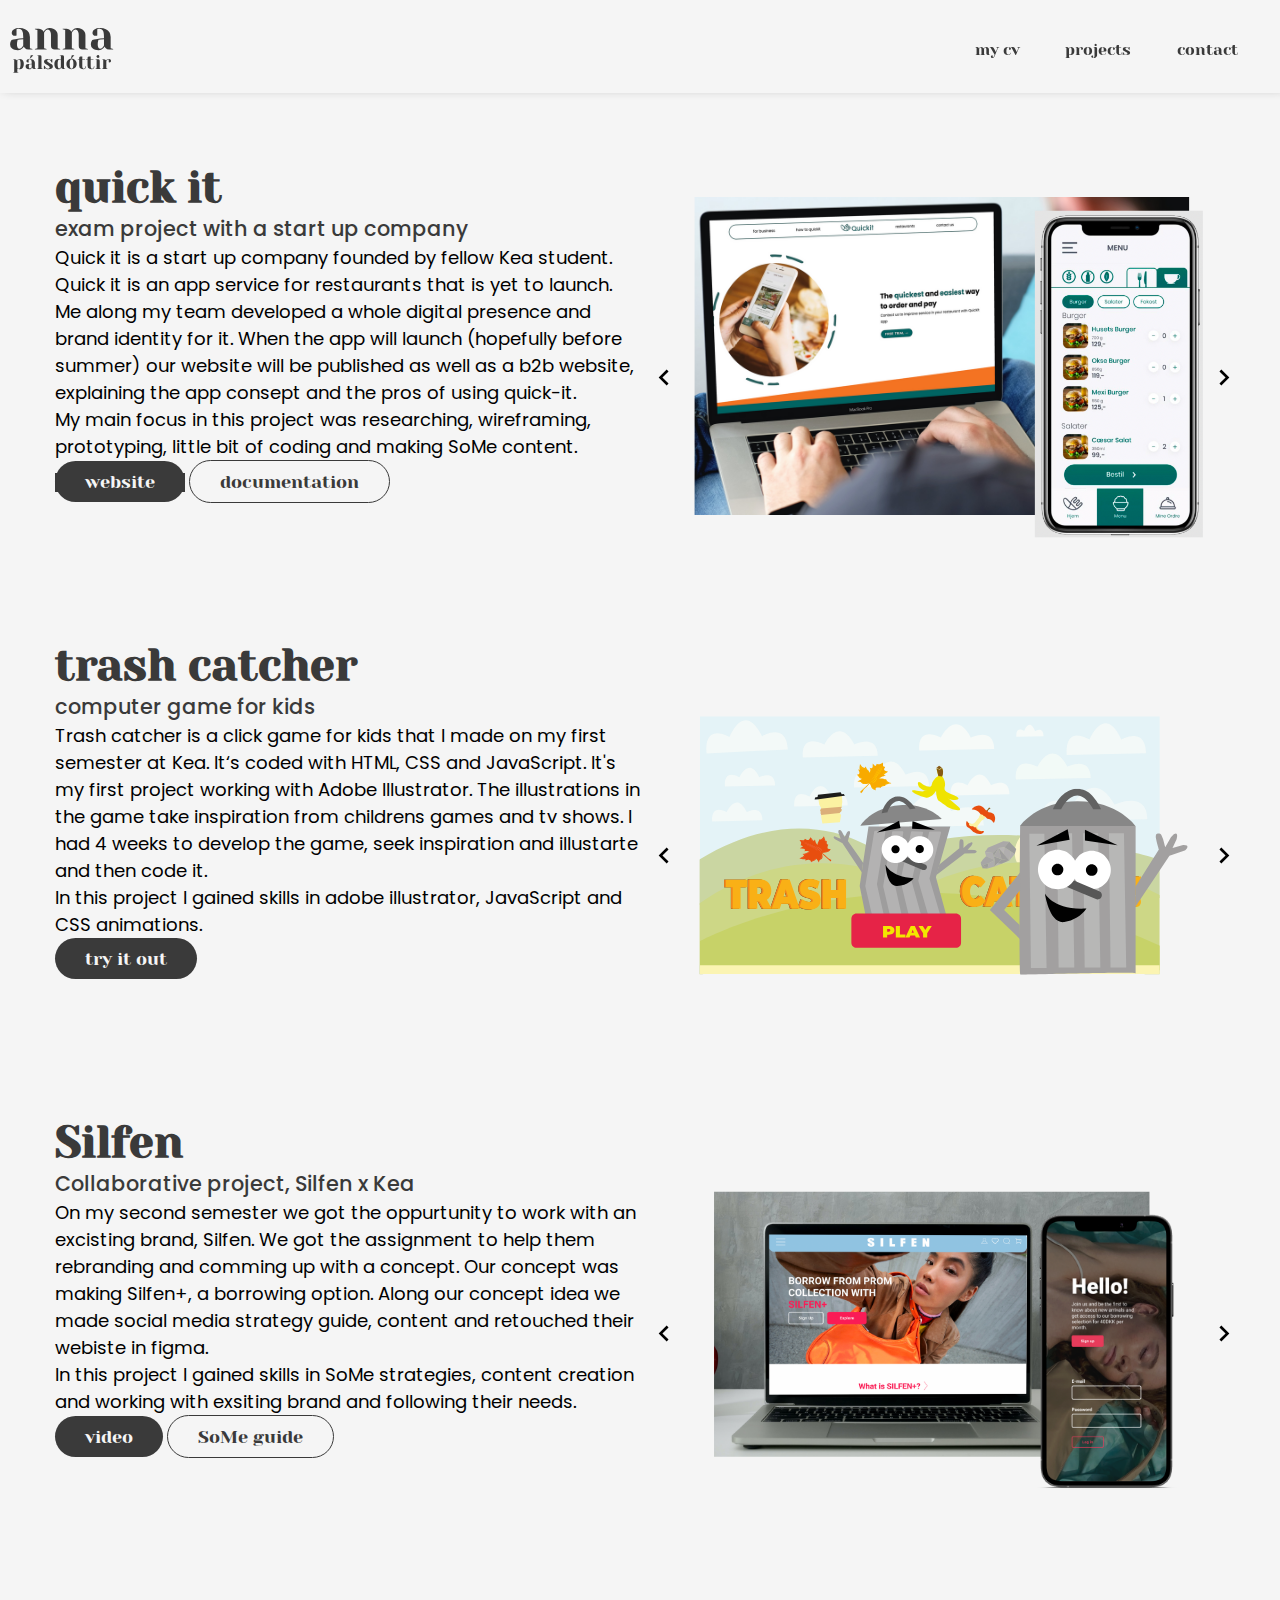
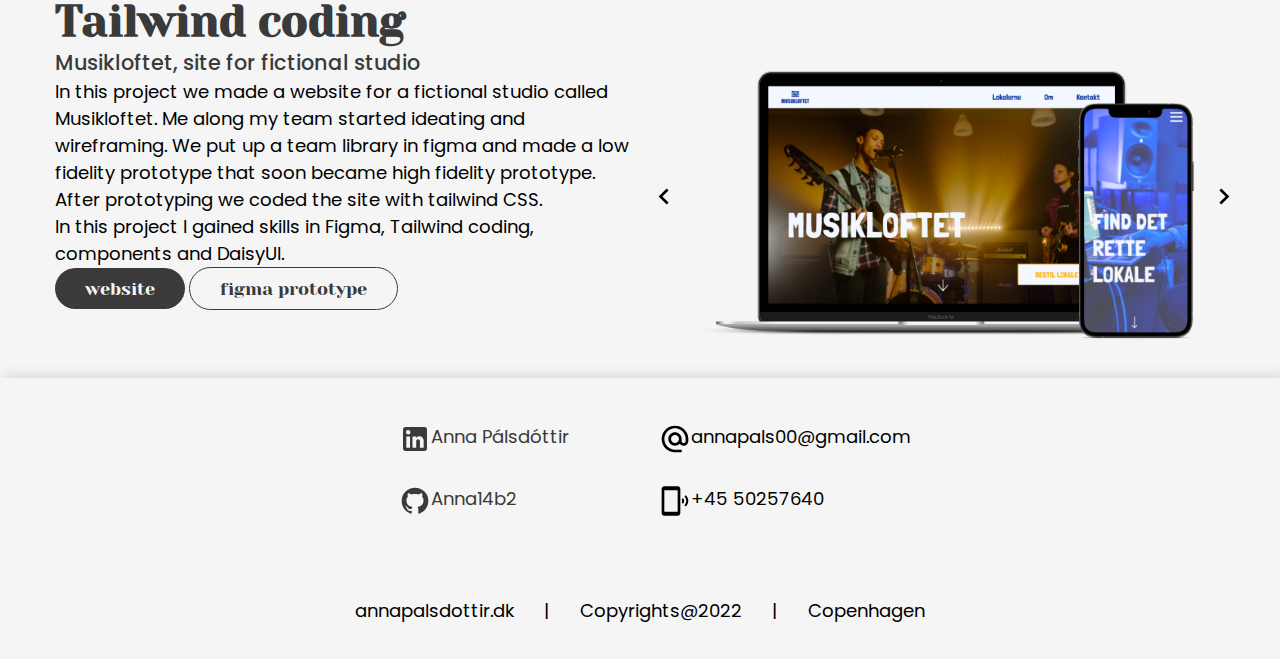
<file: projects.html>
<!DOCTYPE html>
<html lang="en">
  <head>
    <meta charset="UTF-8" />
    <meta http-equiv="X-UA-Compatible" content="IE=edge" />
    <meta name="viewport" content="width=device-width, initial-scale=1.0" />
    <title>my projects</title>
    <link rel="stylesheet" href="style.css" />
    <link rel="preconnect" href="https://fonts.googleapis.com" />
    <link rel="preconnect" href="https://fonts.gstatic.com" crossorigin />
    <link
      href="https://fonts.googleapis.com/css2?family=Poppins&family=Yeseva+One&display=swap"
      rel="stylesheet"
    />
    <link rel="icon" type="image/x-icon" href="img/favicon.svg" />
  </head>
  <body>
    <header class="nav_bar">
      <figure class="logo">
        <a href="index.html"
          ><img class="logo" src="img/anna-logo.svg" alt="Logo"
        /></a>
      </figure>

      <nav class="navigation">
        <ul>
          <a href="cv.html"><li>my cv</li></a>
          <a href="projects.html"><li>projects</li></a>
          <a href="index.html#footer"><li>contact</li></a>
        </ul>
        <!-- BURGER MENU -->
        <button type="button" class="burger" id="menu-btn" name>
          <span class="burger-top"></span>
          <span class="burger-middle"></span>
          <span class="burger-bottom"></span>
        </button>
      </nav>

      <!-- MOBILE MENU  -->
      <div class="mobile-menu hidden" id="menu">
        <ul>
          <a href="cv.html"><li>my cv</li></a>
          <a href="projects.html"><li>projects</li></a>
          <a href="index.html#footer"><li>contact</li></a>
        </ul>
      </div>
    </header>

    <main class="projects_main">
      <section id="project2" class="project2 projects">
        <article>
          <h2>quick it</h2>
          <h3 class="plg">exam project with a start up company</h3>
          <p>
            Quick it is a start up company founded by fellow Kea student. Quick
            it is an app service for restaurants that is yet to launch. Me along
            my team developed a whole digital presence and brand identity for
            it. When the app will launch (hopefully before summer) our website
            will be published as well as a b2b website, explaining the app
            consept and the pros of using quick-it.
          </p>
          <p>
            My main focus in this project was researching, wireframing,
            prototyping, little bit of coding and making SoMe content.
          </p>
          <div>
            <a class="neutral" href="https://anna-palsdottir.dk/kea/quick-it/"
              ><button class="btn neutral">website</button></a
            >
            <a href="https://anna-palsdottir.dk/kea/quick-it/quick-it/Exam.pdf">
              <button class="btn inverted">documentation</button>
            </a>
          </div>
        </article>
        <div class="carusel2">
          <button class="carusel_button2 prev2">
            <svg
              xmlns="http://www.w3.org/2000/svg"
              xmlns:xlink="http://www.w3.org/1999/xlink"
              aria-hidden="true"
              role="img"
              class="iconify iconify--ic"
              width="32"
              height="32"
              preserveAspectRatio="xMidYMid meet"
              viewBox="0 0 24 24"
            >
              <path
                fill="currentColor"
                d="M15.41 16.59L10.83 12l4.58-4.59L14 6l-6 6l6 6l1.41-1.41z"
              ></path>
            </svg>
          </button>
          <div class="carusel_track_container2">
            <ul class="carusel_tracker2">
              <li class="carusel_slide2 current_slide2">
                <img class="carusel_img2" src="img/quick.svg" alt="" />
              </li>
              <li class="carusel_slide2">
                <img class="carusel_img2" src="img/quickit-social.svg" alt="" />
              </li>
              <li class="carusel_slide2">
                <img
                  class="carusel_img2"
                  src="img/quickit-styletile.svg"
                  alt=""
                />
              </li>
            </ul>
          </div>
          <button class="carusel_button2 next2">
            <svg
              xmlns="http://www.w3.org/2000/svg"
              xmlns:xlink="http://www.w3.org/1999/xlink"
              aria-hidden="true"
              role="img"
              class="iconify iconify--ic"
              width="32"
              height="32"
              preserveAspectRatio="xMidYMid meet"
              viewBox="0 0 24 24"
            >
              <path
                fill="currentColor"
                d="M8.59 16.59L13.17 12L8.59 7.41L10 6l6 6l-6 6l-1.41-1.41z"
              ></path>
            </svg>
          </button>
        </div>
      </section>

      <section id="project1" class="project1 projects">
        <article>
          <h2>trash catcher</h2>
          <h3 class="plg">computer game for kids</h3>
          <p>
            Trash catcher is a click game for kids that I made on my first
            semester at Kea. It‘s coded with HTML, CSS and JavaScript. It's my
            first project working with Adobe Illustrator. The illustrations in
            the game take inspiration from childrens games and tv shows. I had 4
            weeks to develop the game, seek inspiration and illustarte and then
            code it.
          </p>
          <p>
            In this project I gained skills in adobe illustrator, JavaScript and
            CSS animations.
          </p>
          <div>
            <a href="https://anna-palsdottir.dk/kea/04_animation/spil_updated/"
              ><button class="btn neutral">try it out</button></a
            >
          </div>
        </article>

        <div class="carusel">
          <button class="carusel_button prev">
            <svg
              xmlns="http://www.w3.org/2000/svg"
              xmlns:xlink="http://www.w3.org/1999/xlink"
              aria-hidden="true"
              role="img"
              class="iconify iconify--ic"
              width="32"
              height="32"
              preserveAspectRatio="xMidYMid meet"
              viewBox="0 0 24 24"
            >
              <path
                fill="currentColor"
                d="M15.41 16.59L10.83 12l4.58-4.59L14 6l-6 6l6 6l1.41-1.41z"
              ></path>
            </svg>
          </button>
          <div class="carusel_track_container">
            <ul class="carusel_tracker">
              <li class="carusel_slide current_slide">
                <img class="carusel_img" src="img/TRASH.svg" alt="" />
              </li>
              <li class="carusel_slide">
                <img class="carusel_img" src="img/trash-drawings.svg" alt="" />
              </li>
              <li class="carusel_slide">
                <img class="carusel_img" src="img/statemachine.svg" alt="" />
              </li>
            </ul>
          </div>
          <button class="carusel_button next">
            <svg
              xmlns="http://www.w3.org/2000/svg"
              xmlns:xlink="http://www.w3.org/1999/xlink"
              aria-hidden="true"
              role="img"
              class="iconify iconify--ic"
              width="32"
              height="32"
              preserveAspectRatio="xMidYMid meet"
              viewBox="0 0 24 24"
            >
              <path
                fill="currentColor"
                d="M8.59 16.59L13.17 12L8.59 7.41L10 6l6 6l-6 6l-1.41-1.41z"
              ></path>
            </svg>
          </button>
        </div>
      </section>
      <section id="project4" class="project4 projects">
        <article>
          <h2>Silfen</h2>
          <h3 class="plg">Collaborative project, Silfen x Kea</h3>
          <p>
            On my second semester we got the oppurtunity to work with an
            excisting brand, Silfen. We got the assignment to help them
            rebranding and comming up with a concept. Our concept was making
            Silfen+, a borrowing option. Along our concept idea we made social
            media strategy guide, content and retouched their webiste in figma.
          </p>
          <p>
            In this project I gained skills in SoMe strategies, content creation
            and working with exsiting brand and following their needs.
          </p>
          <div>
            <a href="https://www.youtube.com/watch?v=YvvyUtU5oOM">
              <button class="btn neutral">video</button>
            </a>
            <a
              href="https://anna-palsdottir.dk/kea/annapalsdottir/socialmediaguide_silfen.pdf"
            >
              <button class="btn inverted">SoMe guide</button>
            </a>
          </div>
        </article>
        <div class="carusel4">
          <button class="carusel_button4 prev4">
            <svg
              xmlns="http://www.w3.org/2000/svg"
              xmlns:xlink="http://www.w3.org/1999/xlink"
              aria-hidden="true"
              role="img"
              class="iconify iconify--ic"
              width="32"
              height="32"
              preserveAspectRatio="xMidYMid meet"
              viewBox="0 0 24 24"
            >
              <path
                fill="currentColor"
                d="M15.41 16.59L10.83 12l4.58-4.59L14 6l-6 6l6 6l1.41-1.41z"
              ></path>
            </svg>
          </button>
          <div class="carusel_track_container4">
            <ul class="carusel_tracker4">
              <li class="carusel_slide4 current_slide4">
                <img class="carusel_img4" src="img/silfen.svg" alt="" />
              </li>
              <li class="carusel_slide4">
                <img class="carusel_img4" src="img/mock-silfen.svg" alt="" />
              </li>
              <li class="carusel_slide4">
                <img class="carusel_img4" src="img/silfen-social.svg" alt="" />
              </li>
            </ul>
          </div>
          <button class="carusel_button4 next4">
            <svg
              xmlns="http://www.w3.org/2000/svg"
              xmlns:xlink="http://www.w3.org/1999/xlink"
              aria-hidden="true"
              role="img"
              class="iconify iconify--ic"
              width="32"
              height="32"
              preserveAspectRatio="xMidYMid meet"
              viewBox="0 0 24 24"
            >
              <path
                fill="currentColor"
                d="M8.59 16.59L13.17 12L8.59 7.41L10 6l6 6l-6 6l-1.41-1.41z"
              ></path>
            </svg>
          </button>
        </div>
      </section>

      <section id="project3" class="project3 projects">
        <article>
          <h2>Tailwind coding</h2>
          <h3 class="plg">Musikloftet, site for fictional studio</h3>
          <p>
            In this project we made a website for a fictional studio called
            Musikloftet. Me along my team started ideating and wireframing. We
            put up a team library in figma and made a low fidelity prototype
            that soon became high fidelity prototype. After prototyping we coded
            the site with tailwind CSS.
          </p>
          <p>
            In this project I gained skills in Figma, Tailwind coding,
            components and DaisyUI.
          </p>
          <div>
            <a
              href="https://musikloftet2-0.netlify.app/?fbclid=IwAR3yU2-rPTIQxx4F2RtQe_kbu8ObzQidSMPxuPmPcPRXKG2jZHHN1iciCMA"
            >
              <button class="btn neutral">website</button>
            </a>
            <a
              href="https://www.figma.com/proto/qoc7ApfY3CrhQ4LHyjMVpl/Musikloftet?page-id=0%3A1&node-id=149%3A646&viewport=271%2C48%2C0.18&scaling=min-zoom&starting-point-node-id=87%3A1579"
            >
              <button class="btn inverted">figma prototype</button>
            </a>
          </div>
        </article>
        <div class="carusel3">
          <button class="carusel_button3 prev3">
            <svg
              xmlns="http://www.w3.org/2000/svg"
              xmlns:xlink="http://www.w3.org/1999/xlink"
              aria-hidden="true"
              role="img"
              class="iconify iconify--ic"
              width="32"
              height="32"
              preserveAspectRatio="xMidYMid meet"
              viewBox="0 0 24 24"
            >
              <path
                fill="currentColor"
                d="M15.41 16.59L10.83 12l4.58-4.59L14 6l-6 6l6 6l1.41-1.41z"
              ></path>
            </svg>
          </button>
          <div class="carusel_track_container3">
            <ul class="carusel_tracker3">
              <li class="carusel_slide3 current_slide3">
                <img class="carusel_img3" src="img/tailwind-fron.svg" alt="" />
              </li>
              <li class="carusel_slide3">
                <img class="carusel_img3" src="img/tailwind-wire.svg" alt="" />
              </li>
              <li class="carusel_slide3">
                <img class="carusel_img3" src="img/tailwind-style.svg" alt="" />
              </li>
            </ul>
          </div>
          <button class="carusel_button3 next3">
            <svg
              xmlns="http://www.w3.org/2000/svg"
              xmlns:xlink="http://www.w3.org/1999/xlink"
              aria-hidden="true"
              role="img"
              class="iconify iconify--ic"
              width="32"
              height="32"
              preserveAspectRatio="xMidYMid meet"
              viewBox="0 0 24 24"
            >
              <path
                fill="currentColor"
                d="M8.59 16.59L13.17 12L8.59 7.41L10 6l6 6l-6 6l-1.41-1.41z"
              ></path>
            </svg>
          </button>
        </div>
      </section>
    </main>
    <footer id="footer">
      <div class="contact">
        <div>
          <div class="item">
            <a href="https://www.linkedin.com/in/anna-palsdottir-754835205/"
              ><svg
                xmlns="http://www.w3.org/2000/svg"
                xmlns:xlink="http://www.w3.org/1999/xlink"
                aria-hidden="true"
                role="img"
                class="iconify iconify--mdi"
                width="32"
                height="32"
                preserveAspectRatio="xMidYMid meet"
                viewBox="0 0 24 24"
              >
                <path
                  fill="#3a3a3a"
                  d="M19 3a2 2 0 0 1 2 2v14a2 2 0 0 1-2 2H5a2 2 0 0 1-2-2V5a2 2 0 0 1 2-2h14m-.5 15.5v-5.3a3.26 3.26 0 0 0-3.26-3.26c-.85 0-1.84.52-2.32 1.3v-1.11h-2.79v8.37h2.79v-4.93c0-.77.62-1.4 1.39-1.4a1.4 1.4 0 0 1 1.4 1.4v4.93h2.79M6.88 8.56a1.68 1.68 0 0 0 1.68-1.68c0-.93-.75-1.69-1.68-1.69a1.69 1.69 0 0 0-1.69 1.69c0 .93.76 1.68 1.69 1.68m1.39 9.94v-8.37H5.5v8.37h2.77Z"
                ></path>
              </svg>
              <p>Anna Pálsdóttir</p></a
            >
          </div>
          <div class="item">
            <a href="https://github.com/anna14b2">
              <svg
                xmlns="http://www.w3.org/2000/svg"
                xmlns:xlink="http://www.w3.org/1999/xlink"
                aria-hidden="true"
                role="img"
                class="iconify iconify--mdi"
                width="32"
                height="32"
                preserveAspectRatio="xMidYMid meet"
                viewBox="0 0 24 24"
              >
                <path
                  fill="#3a3a3a"
                  d="M12 2A10 10 0 0 0 2 12c0 4.42 2.87 8.17 6.84 9.5c.5.08.66-.23.66-.5v-1.69c-2.77.6-3.36-1.34-3.36-1.34c-.46-1.16-1.11-1.47-1.11-1.47c-.91-.62.07-.6.07-.6c1 .07 1.53 1.03 1.53 1.03c.87 1.52 2.34 1.07 2.91.83c.09-.65.35-1.09.63-1.34c-2.22-.25-4.55-1.11-4.55-4.92c0-1.11.38-2 1.03-2.71c-.1-.25-.45-1.29.1-2.64c0 0 .84-.27 2.75 1.02c.79-.22 1.65-.33 2.5-.33c.85 0 1.71.11 2.5.33c1.91-1.29 2.75-1.02 2.75-1.02c.55 1.35.2 2.39.1 2.64c.65.71 1.03 1.6 1.03 2.71c0 3.82-2.34 4.66-4.57 4.91c.36.31.69.92.69 1.85V21c0 .27.16.59.67.5C19.14 20.16 22 16.42 22 12A10 10 0 0 0 12 2Z"
                ></path>
              </svg>
              <p>Anna14b2</p>
            </a>
          </div>
        </div>
        <div>
          <div class="contactinfo">
            <svg
              xmlns="http://www.w3.org/2000/svg"
              xmlns:xlink="http://www.w3.org/1999/xlink"
              aria-hidden="true"
              role="img"
              class="iconify iconify--ic"
              width="32"
              height="32"
              preserveAspectRatio="xMidYMid meet"
              viewBox="0 0 24 24"
            >
              <path
                fill="currentColor"
                d="M12 2C6.48 2 2 6.48 2 12s4.48 10 10 10h5v-2h-5c-4.34 0-8-3.66-8-8s3.66-8 8-8s8 3.66 8 8v1.43c0 .79-.71 1.57-1.5 1.57s-1.5-.78-1.5-1.57V12c0-2.76-2.24-5-5-5s-5 2.24-5 5s2.24 5 5 5c1.38 0 2.64-.56 3.54-1.47c.65.89 1.77 1.47 2.96 1.47c1.97 0 3.5-1.6 3.5-3.57V12c0-5.52-4.48-10-10-10zm0 13c-1.66 0-3-1.34-3-3s1.34-3 3-3s3 1.34 3 3s-1.34 3-3 3z"
              ></path>
              annapals00@gmail.com
            </svg>
            <p>annapals00@gmail.com</p>
          </div>
          <div class="contactinfo phonenumber">
            <svg
              xmlns="http://www.w3.org/2000/svg"
              xmlns:xlink="http://www.w3.org/1999/xlink"
              aria-hidden="true"
              role="img"
              class="iconify iconify--ic"
              width="32"
              height="32"
              preserveAspectRatio="xMidYMid meet"
              viewBox="0 0 24 24"
            >
              <path
                fill="currentColor"
                d="m20.1 7.7l-1 1c1.8 1.8 1.8 4.6 0 6.5l1 1c2.5-2.3 2.5-6.1 0-8.5zM18 9.8l-1 1c.5.7.5 1.6 0 2.3l1 1c1.2-1.2 1.2-3 0-4.3zM14 1H4c-1.1 0-2 .9-2 2v18c0 1.1.9 2 2 2h10c1.1 0 2-.9 2-2V3c0-1.1-.9-2-2-2zm0 19H4V4h10v16z"
              ></path>
            </svg>
            <p>+45 50257640</p>
          </div>
        </div>
      </div>
      <div class="copyrights">
        <p>annapalsdottir.dk</p>
        <p>|</p>

        <p>Copyrights@2022</p>
        <p>|</p>
        <p>Copenhagen</p>
      </div>
    </footer>
    <script src="index.js"></script>
    <script src="slider.js"></script>
  </body>
</html>
</file>
<file: style.css>
:root {
  --gray-900: #000000;
  --gray-800: #060606;
  --gray-700: #3a3a3a;
  --gray-600: #7e7c76;
  --gray-500: #7e7e7e;
  --gray-400: #aaaaaa;
  --gray-300: #a9a7a1;
  --gray-200: #d2d0ca;
  --gray-100: #f5f5f5;
  --gray-50: #fff;
  --brown-900: #5d3a1b;
  --brown-800: #704f2d;
  --brown-700: #8b6d48;
  --brown-600: #a68d68;
  --brown-500: #c2af8f;
  --brown-400: #dacbaf;
  --brown-300: #ece1c7;
  --brown-200: #f8f2de;
  --pink-800: #934181;
  --pink-700: #b7679d;
  --pink-600: #db95be;
  --pink-500: #ffcde5;
  --pink-400: #ffe1e9;
  --pink-300: #ffebee;
  --pink-200: #fff5f5;

  /*****FONT SIZE*****/
  /* Font scale heading */
  --font-size-sm: clamp(0.7rem, 0.15vw + 0.74rem, 0.87rem);
  --font-size-base: clamp(0.8rem, 0.32vw + 0.88rem, 1.17rem);
  --font-size-md: clamp(1.23rem, 0.59vw + 1rem, 1.3rem);
  --font-size-lg: clamp(1.54rem, 0.8vw + 1.29rem, 2.09rem);
  --font-size-xl: clamp(1.92rem, 1.53vw + 1.53rem, 2.78rem);
  --font-size-xxl: clamp(2.22rem, 2.12vw + 1.76rem, 3.13rem);
  --font-size-xxxl: clamp(2.4rem, 3.01vw + 2rem, 4rem);

  /* Spacing */
  --spacing-10: 0.625rem;
  --spacing-15: 0.9375rem;
  --spacing-20: 1.25rem;
  --spacing-30: 1.875rem;
  --spacing-40: 2.5rem;
  --spacing-50: 3rem;
  --spacing-60: 3.8rem;
  --spacing-70: 4.3rem;
  --spacing-80: 5rem;
  --spacing-90: 7.5rem;
  --spacing-100: 10rem;

  --spacing-xxxl: 25rem;

  /****COLORS*****/
  --dark-main-gray: var(--gray-700);
  --dark-hover-gray: var(--gray-800);
  --medium-main-gray: var(--gray-300);
  --light-main-gray: var(--gray-100);
  --pink-main: var(--pink-500);
  --brown-main: var(--brown-500);

  /****ALIASES*****/
  --display-heading: var(--font-size-xxxl);
  --heading-h1: var(--font-size-xxl);
  --heading-h2: var(--font-size-xl);
  --heading-h3: var(--font-size-lg);
  --body-text-lead: var(--font-size-md);
  --body-text: var(--font-size-base);
  --body-text-small: var(--font-size-body-sm);

  /***FONTS****/
  --header-font: "Yeseva One", cursive;
  --text-font: "Poppins", sans-serif;
}

* {
  margin: 0;
  padding: 0;
  box-sizing: border-box;
}

body {
  background-color: var(--light-main-gray);
}

img {
  display: block;
  max-width: 100%;
  height: auto;
  object-fit: cover;
}
main {
  display: grid;
  grid-template-columns: 1fr minmax(0, 1200px) 1fr;
  overflow: hidden;
}
main > section {
  grid-column: 2/3;
}

h1,
h2,
h3,
a {
  font-family: var(--header-font);
}

p,
.p {
  font-family: var(--text-font);
  font-size: var(--body-text);
}

.psm {
  font-size: var(--body-text-small);
}

.plg {
  font-size: var(--body-text-lead);
  font-family: var(--text-font);
}

.h1-mega {
  font-size: var(--display-heading);
}

h1,
.h1 {
  font-size: var(--heading-h1);
  color: var(--dark-main-gray);
}

h2,
.h2 {
  font-size: var(--heading-h2);
  color: var(--dark-main-gray);
}

h3,
.h3 {
  font-size: var(--heading-h3);
  color: var(--dark-main-gray);
  font-weight: 500;
}

a {
  text-decoration: none;
}

/* BUTTONS */
.btn {
  border-radius: 50px;
  padding: var(--spacing-10) var(--spacing-30);
  max-width: 300px;
  border: none;
  font-size: var(--body-text);
  transition: all 0.2s;
  font-family: var(--header-font);
}

.btn:hover {
  cursor: pointer;
}

.neutral {
  color: var(--light-main-gray);
  background: var(--dark-main-gray);
}

.neutral:hover {
  background: var(--dark-hover-gray);
}

.inverted {
  color: var(--dark-main-gray);
  background: none;
  border: solid 1.5px var(--dark-main-gray);
}

.inverted:hover {
  color: var(--dark-hover-gray);
  border: solid 1.5px var(--dark-hover-gray);
}

/****HEADER****/
header {
  width: 100%;
  height: auto;
  position: sticky;
  top: 0;
  z-index: 100;
  display: flex;
  justify-content: space-between;
  scroll-behavior: smooth;
  padding: 0.3rem 0.5rem;

  align-items: center;
  width: 100%;
  background-color: var(--light-main-gray);
  box-shadow: 4px -4px 10px #afafaf;
  flex-wrap: wrap;
  overflow: hidden;
}

header li {
  list-style: none;
  margin: 1vw;
  color: var(--dark-main-gray);
}

header li:hover {
  text-decoration: underline solid 1px;
  color: var(--dark-hover-gray);
}

header a {
  display: inline-block;
  width: 100%;
  text-align: center;
  text-decoration: none;
}

.navigation ul {
  display: flex;
  flex-direction: row;

  list-style: none;
  cursor: pointer;
  padding: 0.4rem 0.7rem 0.4rem 0.7rem;
}

.logo {
  max-width: 70%;
  max-height: auto;
}

/*Burger menu*/

.burger {
  cursor: pointer;
  width: 30px;
  height: 35px;
  position: relative;
  background: none;
  border: none;
  z-index: 10;
  transition: all 0.25s;
  display: none;

  margin-top: 1rem;
}

.burger-top,
.burger-middle,
.burger-bottom {
  position: absolute;
  top: 0;
  left: 0;
  width: 28px;
  height: 2px;
  background-color: #000;
  transform: rotate(0);
  transition: all 0.5s;
}

.burger-middle {
  transform: translateY(7px);
}

.burger-bottom {
  transform: translateY(14px);
}

.open .burger-top {
  transform: rotate(45deg) translateY(6px) translateX(6px);
}

.open .burger-middle {
  display: none;
}

.open .burger-bottom {
  transform: rotate(-45deg) translateY(6px) translateX(-6px);
}

@media screen and (max-width: 760px) {
  .burger {
    display: block;
  }

  .navigation {
    justify-content: space-between;
  }

  .navigation ul {
    display: none;
  }
}

@media (min-width: 750px) {
  .navigation li {
    padding: var(--spacing-10);
    padding-top: 1rem;
  }
}

/* MOBILE MENU */
.mobile-menu {
  position: fixed;
  right: 0;
  top: var(--spacing-70);
  width: 90%;
  height: 100%;
  padding: var(--spacing-20);
  transition: all 0.6s;
  z-index: 10;
  background-color: var(--light-main-gray);
}

.mobile-menu li {
  list-style: none;
  text-decoration: none;
  padding: 1rem 0.5rem;
}

.mobile-menu .first {
  padding-top: 3rem;
}

.hidden {
  display: none;
}

a:hover,
a,
li,
li:hover,
button {
  cursor: pointer;
}

/**First section**/
#first_section {
  grid-column: 1/4;
  width: 100%;
  height: 90vh;

  background-image: url(img/blr.svg);

  background-size: cover;
  background-position: 20% 10%;
  margin-top: 0;
  padding: 0;
  display: grid;
  grid-template-columns: max-content;
}

#first_section article {
  background-color: var(--pink-main);
  padding: var(--spacing-20);
  border-radius: 10px;

  margin-top: 14rem;
  margin-bottom: var(--spacing-80);
  margin-left: var(--spacing-10);
  margin-right: 20rem;

  display: flex;
  flex-direction: column;
  place-content: center;
}

#first_section h3 {
  font-size: var(--font-size-sm);
}

.arrow {
  padding-right: 0;
  animation: jump 1.7s infinite;
  transform: translate(-50%, -70%);
  margin-top: var(--spacing-60);
  margin-bottom: var(--spacing-20);
  padding-left: 32rem;
}

.arrow svg {
  margin-left: 1rem;
}

@keyframes jump {
  0% {
    transform: translate(-50%, -50%);
  }
  50% {
    transform: translate(-50%, -100%);
  }
  100% {
    transform: translate(-50%, -50%);
  }
}

/** Second section**/
#second_section p {
  padding: var(--spacing-20);
}

#second_section h2 {
  margin-bottom: var(--spacing-30);
  margin-top: var(--spacing-70);
  background-color: var(--pink-main);
  margin-left: -24rem;
  padding-left: 25.5rem;
  padding-top: var(--spacing-20);
  padding-bottom: var(--spacing-20);
  border-radius: 40px;
  margin-right: 10rem;
}

#second_section button {
  margin: var(--spacing-30) var(--spacing-10);
}

/*Third section*/
.silfen,
.quickit,
.trash,
.tail {
  background: var(--brown-main);
  padding: 1rem;
  margin: 1rem;
  border-radius: 40px;
}

.trash:hover {
  background: url(img/trashes.svg);
  transition-delay: 2s;
}

.tail:hover {
  background: url(img/tailwind\ 1.svg);
}

.quickit:hover {
  background: url(img/quickit-brown.svg);
}

.silfen:hover {
  background: url(img/silfens.svg);
}

#third_section {
  margin-bottom: var(--spacing-70);
}

#third_section h2 {
  margin-top: var(--spacing-80);
  background-color: var(--pink-main);
  margin-right: 3rem;
  margin-left: -20rem;
  padding-left: 23rem;
  padding-top: var(--spacing-20);
  padding-bottom: var(--spacing-20);
  border-radius: 40px;
}

#third_section h3 {
  color: var(--gray-100);
  padding-left: 3.5rem;
  padding-top: 2rem;
  padding-right: 1rem;
  padding-bottom: 2rem;
}

/*CV*/
/*Fourth section*/

.me_section figure {
  position: relative;
  width: 60%;
}
.me_section article {
  display: flex;
  flex-direction: column;
  justify-content: center;
  grid-column: 2;
}

.me_section h2 {
  background-color: var(--pink-main);
  border-radius: 40px;
  padding: var(--spacing-30);
  padding-left: var(--spacing-80);
  margin-left: -4rem;
  margin-right: 4rem;
}
.me_section h3 {
  padding-top: var(--spacing-20);
  margin-left: 1rem;
}

.me_section h4 {
  padding-top: var(--spacing-80);
  padding-left: var(--spacing-30);
}

.me_section {
  margin-bottom: var(--spacing-80);
  margin-top: var(--spacing-50);
}

#fourth_section h2 {
  background-color: var(--brown-main);
  color: var(--gray-50);
  margin-bottom: var(--spacing-30);
  margin-top: var(--spacing-20);
  margin-left: -10rem;
  padding-left: 12rem;
  padding-top: var(--spacing-20);
  padding-bottom: var(--spacing-20);
  border-radius: 40px;
  margin-right: var(--spacing-100);
}

#fourth_section .time_location {
  display: flex;
  flex-direction: row;
}

#fourth_section .skills {
  list-style: none;
  background-color: var(--pink-main);
  padding: var(--spacing-30);
  border-radius: 40px;
  margin: var(--spacing-10);
}

#fourth_section .skills li {
  display: flex;
  flex-direction: row;
}

#fourth_section .skills svg {
  margin-top: 0.5rem;
}

#fourth_section p {
  padding: 0.5rem;
}

#fourth_section li {
  display: flex;
  flex-direction: column;
  margin-right: var(--spacing-30);
  margin: var(--spacing-10);
}

#fourth_section .education {
  margin-left: var(--spacing-20);
  margin-top: var(--spacing-50);
}

#fourth_section .education li .psm {
  font-size: var(--font-size-sm);
}

#fourth_section .employment {
  margin-left: var(--spacing-20);
  margin-top: var(--spacing-50);
}

#fourth_section .employment_history li {
  margin: var(--spacing-20);
}

#fourth_section .employment_history li .psm {
  font-size: var(--font-size-sm);
}

/****Projects****/

.projects article {
  display: flex;
  flex-direction: column;
  justify-content: space-around;
}
/*Section 1*/

.project1,
.project2,
.project3,
.project4 {
  display: grid;
  grid-template-rows: 1fr 1fr;
  margin: var(--spacing-40);
}

.section1 figure {
  position: relative;
  margin-right: var(--spacing-20);
  visibility: visible;
}
.section1 article {
  display: flex;
  flex-direction: column;
  justify-content: center;
  grid-column: 2;
}

.section1 h2 {
  background-color: var(--pink-main);
  border-radius: 30px;
  padding: var(--spacing-20);
  font-size: var(--heading-h3);
  padding-left: var(--spacing-50);
  margin-left: -2rem;
  margin-right: var(--spacing-10);
  margin-top: -2rem;
  position: absolute;
}

.section1 h3 {
  padding-top: var(--spacing-70);
  font-size: var(--body-text-lead);
  padding-left: var(--spacing-15);
}

/***CARUSEL*****/
.carusel,
.carusel2,
.carusel3,
.carusel4 {
  position: relative;
  height: 110%;
  width: 90%;
  margin-top: var(--spacing-30);
  margin-bottom: var(--spacing-30);
}

.carusel_img,
.carusel_img2,
.carusel_img3,
.carusel_img4 {
  width: 100%;
  height: auto;
  object-fit: cover;
}

.carusel_track_container,
.carusel_track_container2,
.carusel_track_container4,
.carusel_track_container3 {
  background: transparent;
  height: 100%;
  position: relative;
  overflow: hidden;
}

.carusel_tracker,
.carusel_tracker2,
.carusel_tracker3,
.carusel_tracker4 {
  padding: 0;
  margin: 0;
  list-style: none;
  position: relative;
  height: 100%;
  transition: transform 250ms ease-in;
}

.carusel_slide,
.carusel_slide2,
.carusel_slide3,
.carusel_slide4 {
  position: absolute;
  top: 0;
  bottom: 0;
  width: 100%;
}

.carusel_button,
.carusel_button2,
.carusel_button3,
.carusel_button4 {
  position: absolute;
  top: 30%;
  transform: translateY(-50%);
  border: 0;
  cursor: pointer;
  background: transparent;
  margin-right: var(--spacing-15);
}

.prev,
.prev2,
.prev3,
.prev4 {
  left: -40px;
}

.next,
.next2,
.next3,
.next4 {
  right: -40px;
}

.carusel_button svg,
.carusel_button2 svg,
.carusel_button3 svg,
.carusel_button4 svg {
  width: 100%;
}

footer {
  background-color: var(--light-main-gray);
  box-shadow: 4px -4px 10px #dbdbdb;
  flex-wrap: wrap;
  display: flex;
  flex-direction: column;
  overflow: hidden;
}

footer .contact {
  display: flex;
  justify-content: center;
  margin: var(--spacing-10);
}

footer .contact a,
footer .contactinfo {
  display: flex;
  margin: var(--spacing-10);
}

.item {
  margin: var(--spacing-10);
}

.item p {
  color: var(--dark-main-gray);
}

footer .copyrights {
  display: flex;
  justify-content: center;
  padding: var(--spacing-20);
}

footer .copyrights p {
  margin: 0.4rem;
}

footer p {
  font-size: var(--font-size-sm);
}

/*****MEDIA*****/
@media (min-width: 800px) {
  #first_section article {
    margin: var(--spacing-90);
    padding: var(--spacing-20);

    margin-top: 20rem;
    margin-bottom: var(--spacing-80);
    margin-left: var(--spacing-10);
    margin-right: var(--spacing-100);
  }

  #first_section h1 {
    margin: var(--spacing-10);
    font-size: var(--display-heading);
  }
  #first_section h3 {
    margin: var(--spacing-10);
    font-size: var(--body-text-lead);
  }

  #second_section {
    display: grid;
    grid-template-columns: 1fr 1fr;
    grid-gap: var(--spacing-70);
    margin-top: 5rem;
  }

  #second_section article {
    padding: 2rem;
  }

  #second_section ul {
    list-style: none;
    padding: 2rem;
    background-color: var(--pink-main);
    border-radius: 40px;
    padding-top: 3rem;
    margin-top: 2rem;
    padding-left: 5rem;
  }

  #second_section li {
    padding-top: 1.5rem;
  }

  #third_section {
    margin-top: 5rem;
    margin-left: 2rem;
  }

  #third_section h2 {
    margin-top: var(--spacing-90);
    margin-right: 10rem;
    margin-left: -24rem;
    padding-left: 25.5rem;
    padding-top: var(--spacing-20);
    padding-bottom: var(--spacing-20);
  }

  #third_section .projects {
    display: grid;
    grid-template-columns: 1fr 2fr;
    margin-top: 2rem;
  }

  #third_section .projects2 {
    display: grid;
    grid-template-columns: 2fr 1fr;
  }

  #fourth_section .section_wraper {
    display: grid;
    grid-template-columns: 1fr 1fr;
    grid-gap: var(--spacing-20);
    margin: var(--spacing-50);
  }

  #fourth_section li {
    margin-right: var(--spacing-80);
    margin-bottom: var(--spacing-40);
  }

  #fourth_section .employment {
    margin-left: var(--spacing-60);
    margin-top: var(--spacing-50);
  }

  .me_section h2 {
    padding: var(--spacing-30);
    padding-left: var(--spacing-80);
    margin-left: -4rem;
    margin-right: 4rem;
  }

  /*Projects site*/
  /**section1**/

  .section1,
  .project1,
  .project2,
  .project3,
  .project4,
  .me_section {
    display: grid;
    grid-template-columns: 1fr 1fr;
    grid-template-rows: 1fr;
    margin: var(--spacing-70) var(--spacing-15);
  }

  .section2 h2 {
    position: none;
  }

  .project1 .carusel,
  .project2 .carusel2,
  .project3 .carusel3,
  .project4 .carusel4 {
    margin-left: var(--spacing-50);
  }

  .section1 h2,
  .me_section h2 {
    margin-left: -20rem;
    padding-left: var(--spacing-100);
  }

  .section1 figure {
    visibility: visible;
  }

  #first_section {
    display: flex;
    place-items: center;
  }

  #first_section article {
    margin: var(--spacing-40);
  }

  .arrow {
    margin-top: 40rem;
    padding-left: 10rem;
  }

  .arrow svg {
    margin-right: var(--spacing-20);
  }

  #second_section h2 {
    margin-bottom: var(--spacing-30);
    margin-top: var(--spacing-15);
    margin-left: -24rem;
    padding-left: 24rem;
    padding-top: var(--spacing-20);
    padding-bottom: var(--spacing-20);
  }

  #second_section img {
    padding-top: var(--spacing-30);
  }

  #third_section h2 {
    margin-bottom: var(--spacing-50);
    margin-top: var(--spacing-50);
    margin-bottom: var(--spacing-30);
    margin-top: var(--spacing-15);

    margin-right: 40rem;
    margin-left: -24rem;
    padding-left: 24rem;
    padding-top: var(--spacing-20);
    padding-bottom: var(--spacing-20);
  }

  .me_section h3 {
    padding-top: var(--spacing-20);
    margin-left: -8rem;
  }

  #fourth_section h2 {
    background-color: var(--brown-main);
    color: var(--gray-50);
    margin-bottom: var(--spacing-30);
    margin-top: var(--spacing-20);
    margin-left: -24rem;
    padding-left: var(--spacing-xxxl);
    padding-top: var(--spacing-20);
    padding-bottom: var(--spacing-20);
    border-radius: 40px;
    margin-right: 40rem;
  }

  .carusel_button,
  .carusel_button2,
  .carusel_button3,
  .carusel_button4 {
    top: 50%;
  }

  footer .copyrights p {
    margin: var(--spacing-15);
  }

  footer .contact {
    margin: var(--spacing-15);
  }

  footer .contact a,
  footer .contactinfo {
    margin: var(--spacing-30);
  }

  .item {
    margin: var(--spacing-30);
  }

  footer p {
    font-size: var(--body-text);
  }
}
</file>
